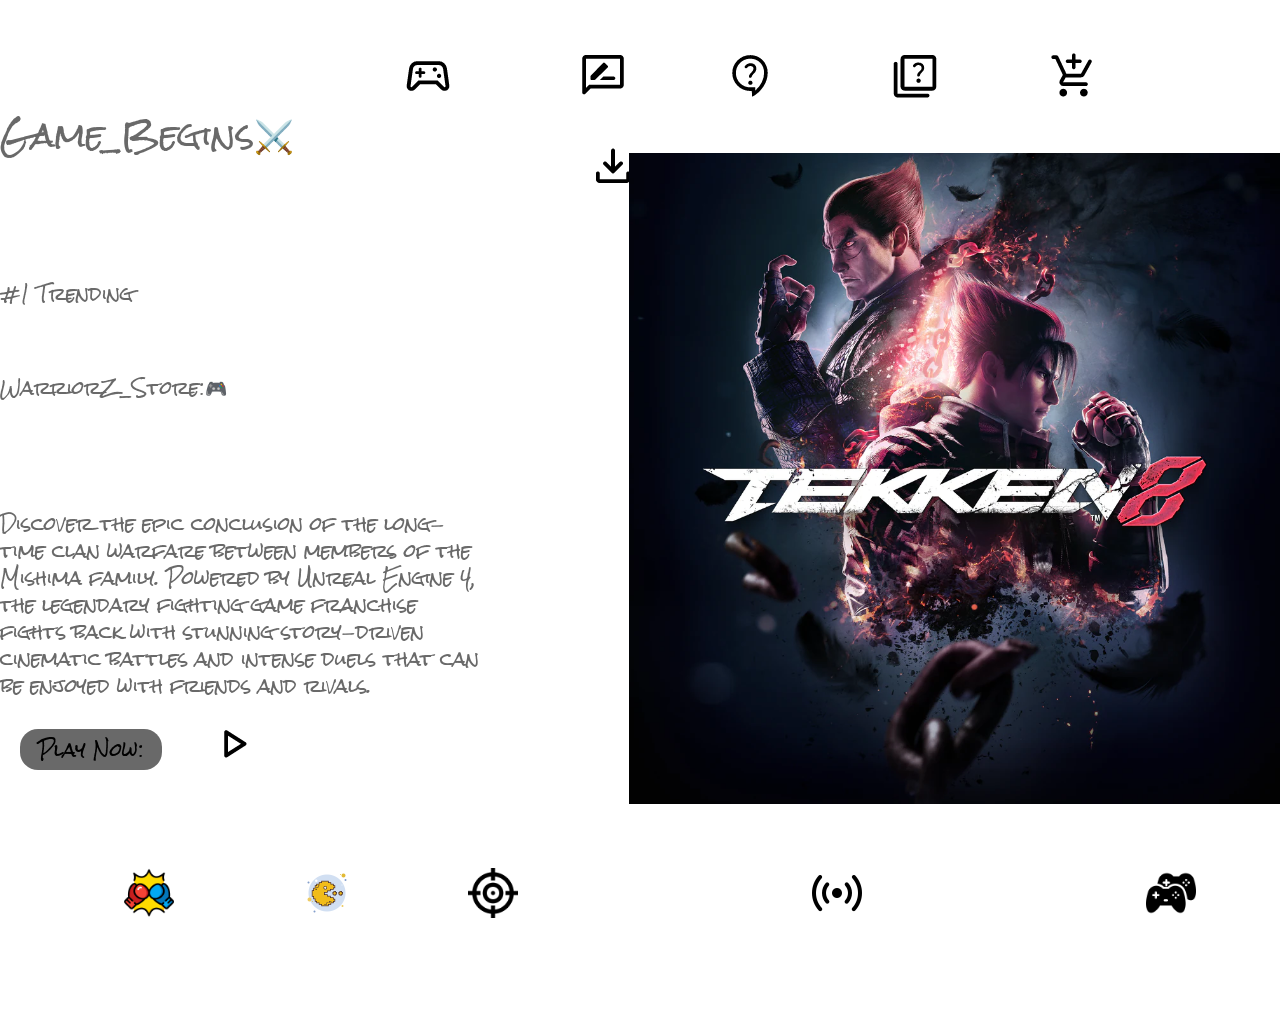
<file: index.html>
<!DOCTYPE html>
<html lang="en">

<head>
    <meta charset="UTF-8">
    <title>WarriorZ_Store:🎮</title>
    <link rel="stylesheet" href="styles_copy.css">
    <link rel="icon" href="Icons\favicon_io\android-chrome-512x512.png">
    <link rel="preconnect" href="https://fonts.googleapis.com">
    <link rel="preconnect" href="https://fonts.gstatic.com" crossorigin>
    <link
        href="https://fonts.googleapis.com/css2?family=Roboto:ital,wght@0,100;0,300;0,400;0,500;0,700;0,900;1,100;1,300;1,400;1,500;1,700;1,900&family=Rock+Salt&display=swap"
        rel="stylesheet">
    <link rel="stylesheet" href="https://cdnjs.cloudflare.com/ajax/libs/font-awesome/6.3.0/css/all.min.css"
        integrity="sha512-SzlrxWUlpfuzQ+pcUCosxcglQRNAq/DZjVsC0lE40xsADsfeQoEypE+enwcOiGjk/bSuGGKHEyjSoQ1zVisanQ=="
        crossorigin="anonymous" referrerpolicy="no-referrer" />
</head>

<body>
    <section class="sample">
        <div class="resolution">
            <header>
                <div class="logo">
                    <h3><a href="https://store.steampowered.com/">Game_Begins⚔️</a></h3>
                </div>
                <nav>
                    <ul>
                        <li class="store">
                            <table>
                                <tr>
                                    <td>Games:</td>
                                    <td><a
                                            href="https://store.steampowered.com/search/?sort_by=Reviews_DESC&category1=998&deck_compatibility=3%2C2&os=win&supportedlang=english&filter=topsellers&ndl=1"><img
                                                src="Icons\sports_esports_FILL0_wght500_GRAD200_opsz48.png"></a>
                                    </td>
                                </tr>
                            </table>
                        </li>
                        <li>
                            <table>
                                <tr>
                                    <td>Reviews:</td>
                                    <td><a href="https://www.metacritic.com/game/pc/tekken-7/user-reviews"><img
                                                src="Icons\rate_review_FILL0_wght500_GRAD200_opsz48.png"></a>
                                    </td>
                                </tr>
                            </table>
                        </li>
                        <li>
                            <table>
                                <tr>
                                    <td>Help:</td>
                                    <td><a href="https://help.steampowered.com/en/"><img
                                                src="Icons\contact_support_FILL0_wght500_GRAD200_opsz48.png"></a>
                                    </td>
                                </tr>
                            </table>
                        </li>
                        <li>
                            <table>
                                <tr>
                                    <td>FAQs:</td>
                                    <td><a href="https://www.metacritic.com/faq"><img
                                                src="Icons\quiz_FILL0_wght500_GRAD200_opsz48.png"></a>
                                    </td>
                                </tr>
                            </table>
                        </li>
                        <li>
                            <table>
                                <tr>
                                    <td>Cart:</td>
                                    <td><a href="https://store.steampowered.com/cart/"><img
                                                src="Icons\add_shopping_cart_FILL0_wght500_GRAD200_opsz48.png"></a>
                                    </td>
                                </tr>
                            </table>
                        </li>
                        <li class="downloads">
                            <table>
                                <tr>
                                    <td>Downloads:</td>
                                    <td><a
                                            href="https://store.steampowered.com/login/?purchasetype=self&checkout=1&redir=checkout%2F%3Fpurchasetype%3Dself%26cart%3D5077284209789451431%26snr%3D1_8_4__503&redir_ssl=1&snr=1_8_4__503"><img
                                                src="Icons\download_FILL0_wght500_GRAD200_opsz48.png"></a>
                                    </td>
                                </tr>
                            </table>
                        </li>
                    </ul>
                </nav>
            </header>
            <div class="content">
                <div class="text">
                    <h3>#1 Trending</h3>
                    <h2>WarriorZ_Store:🎮</h2>
                    <h1>TEKKEN</h1>
                    <p>Discover the epic conclusion of the long-time clan warfare between members of the Mishima family.
                        Powered by Unreal Engine 4, the legendary fighting game franchise fights back with stunning
                        story-driven cinematic battles and intense duels that can be enjoyed with friends and rivals.
                    </p>
                    <table>
                        <tr>
                            <td><a href="#" class="battle">Play Now:</a></td>
                            <td><a href="https://www.metacritic.com/game/pc/tekken-7/trailers" class="play">
                                    <table>
                                        <tr>
                                            <td><img
                                                    src="Icons\play_arrow_FILL0_wght500_GRAD200_opsz48.png">
                                            </td>
                                            <td>Watch Trailer:</td>
                                        </tr>
                                    </table>
                                </a></td>
                        </tr>
                    </table>
                </div>
                <div class="social">
                    <table>
                        <tr>
                            <td><a href="https://store.steampowered.com/tags/en/Fighting/">
                                    <table>
                                        <tr>
                                            <td>Fighting:</td>
                                            <td><img src="Icons\boxing-gloves.png"
                                                    width="50" height="50"></td>
                                        </tr>
                                    </table>
                                </a></td>
                            <td><a href="https://store.steampowered.com/tags/en/Arcade/">
                                    <table>
                                        <tr>
                                            <td>Arcade:</td>
                                            <td><img src="Icons\arcade.png"
                                                    width="50" height="50"></td>
                                        </tr>
                                    </table>
                                </a></td>
                            <td><a href="https://store.steampowered.com/tags/en/Action/">
                                    <table>
                                        <tr>
                                            <td>Action:</td>
                                            <td><img src="Icons\shooting.png"
                                                    width="50" height="50"></td>
                                        </tr>
                                    </table>
                                </a></td>
                            <td><a href="https://store.steampowered.com/tags/en/Competitive/">
                                    <table>
                                        <tr>
                                            <td>Online_Multiplayer:</td>
                                            <td><img src="Icons\online.png"
                                                    width="50" height="50"></td>
                                        </tr>
                                    </table>
                                </a></td>
                            <td><a href="https://store.steampowered.com/tags/en/Local%20Multiplayer/">
                                    <table>
                                        <tr>
                                            <td>Local_Multiplayer:</td>
                                            <td><img src="Icons\multiplayer.png"
                                                    width="50" height="50"></td>
                                        </tr>
                                    </table>
                                </a></td>
                            <td><a href="https://store.steampowered.com/tags/en/Great%20Soundtrack/">
                                    <table>
                                        <tr>
                                            <td>Great_Soundtrack:</td>
                                            <td><img src="Icons\musical-note.png"
                                                    width="50" height="50"></td>
                                        </tr>
                                    </table>
                                </a></td>
                        </tr>
                    </table>
                </div>
                <div class="image">
                    <a href="https://store.steampowered.com/app/1778820/TEKKEN_8/"><img
                            src="Images\tekken.webp"></a>
                </div>
            </div>
        </div>
    </section>
</body>

</html>
</file>
<file: styles_copy.css>
* {
    padding: 0;
    margin: 0;
    box-sizing: border-box;
    font-family: 'Rock Salt', cursive;
}

body {
    overflow-x: hidden;
}

.resolution {
    width: 100%;
    max-width: 2500px;
    margin: 0 auto;
}

.sample {
    height: 100%;
    width: 100%;
    min-height: 100vh;
    background-size: cover;
    background-image: url("https://images-wixmp-ed30a86b8c4ca887773594c2.wixmp.com/f/ab13037c-c783-46fd-b910-2c40a9ae8438/d2722n4-b4d928a9-d451-44c5-85b4-0379a3c160f0.jpg/v1/fill/w_1024,h_576,q_75,strp/tekken_6_wallpaper_jin__red_by_nin_er_d2722n4-fullview.jpg?token=eyJ0eXAiOiJKV1QiLCJhbGciOiJIUzI1NiJ9.[base64].IeN7mnIuAua2AoAUiCRwfBsl5Eg0fD7BeQKkkO6Ag9c");
    background-repeat: no-repeat;
    position: relative;
}

.sample header .logo h3 a {
    display: block;
    font-size: 32px;
    font-weight: 500;
    text-decoration: none;
    color: #696969;
}

.sample header {
    display: flex;
    align-items: center;
    justify-content: space-between;
    padding: 50px 0 33px;
}

nav ul li {
    list-style: none;
    display: inline-block;
}

nav ul li table {
    text-decoration: none;
    color: white;
    margin-left: 32px;
    font-size: 18px;
    font-weight: 500;
    border-bottom: 3px solid transparent;
    transition: .5s;
}

nav ul li:not(:last-child) table:hover,
nav ul li:not(:last-child) table:focus {
    border-bottom: 3px solid white;
}

nav ul li.store table {
    border-bottom: 3px solid white;
}

nav ul li.downloads table {
    background: transparent;
    color: white;
    padding: 7px 22px;
    border-radius: 31px;
    line-height: 1.5;
    font-size: 18px;
    font-weight: 500;
    margin-left: 150px;
}

nav ul li.downloads:hover table {
    border: 3px solid #696969;
    color: #000000;
    background: #696969;
    transition: .5s;
}

.content {
    padding-top: 18px;
}

.content .text {
    position: relative;
    z-index: 2;
    margin-bottom: 50px;
}

.content .text h3 {
    font-size: 18px;
    font-weight: 500;
    color: #696969;
    margin-bottom: 50px;
}

.content .text h1 {
    font-size: 33px;
    line-height: 1.5;
    color: white;
    margin: 0px 0px 50px;
    font-family: 'Permanent Marker', cursive;
}

.content .text h2 {
    font-size: 18px;
    font-weight: 500;
    color: #696969;
}

.content .text p {
    max-width: 100%;
    width: 480px;
    color: #696969;
    line-height: 1.5;
    font-size: 18px;
}

.content .text table {
    display: inline-block;
    text-decoration: none;
    color: white;
    background: transparent;
    padding: 7px 18px;
    line-height: 1.5;
    border-radius: 18px;
    font-size: 18px;
    font-weight: 500;
}

.content .text table a.battle {
    display: inline-block;
    text-decoration: none;
    color: #000000;
    background: #696969;
    padding: 7px 18px;
    line-height: 1.5;
    border-radius: 18px;
    font-size: 18px;
    font-weight: 500;
}

.content .text table a.battle:hover {
    transform: scale(1.2);
    border: 3px solid #696969;
    background: #696969;
    color: #000000;
    transition: .5s;
}

.content .text table a.play table {
    border: 3px solid white;
    color: white;
    background: transparent;
    margin-left: 22px;
}

.content .text table a.play table img {
    margin-right: 12px;
}

.content .text table a.play table:hover {
    color: #000000;
    background: #696969;
    border: 3px solid #696969;
    transition: .5s;
}

.content .social {
    position: relative;
    z-index: 2;
    margin-top: 50px;
    padding-bottom: 50px;
}

.content .social table {
    display: inline-block;
    color: white;
    margin-right: 18px;
    font-size: 22px;
}

.content .social table a table:hover {
    transform: scale(1.2);
    transition: .5s;
    color: #000000;
    background: #696969;
    border: 3px solid #696969;
    border-radius: 18px;
}

.content .image {
    position: absolute;
    width: 100%;
    height: 85%;
    bottom: 0;
    right: 0;
    text-align: right;
}

.content .image img {
    height: 75%;
}

/* Media queries for responsiveness */

@media screen and (max-width: 1024px) {
    .sample header .logo h3 a {
        font-size: 24px;
    }
  
    nav ul li table {
        margin-left: 16px;
        font-size: 16px;
    }

    nav ul li.downloads {
        margin-left: 100px;
    }

    nav ul li.downloads table {
        font-size: 16px;
        padding: 5px 14px;
        margin-left: 70px;
    }

    .content .text h3 {
        font-size: 16px;
    }

    .content .text h1 {
        font-size: 28px;
    }

    .content .text h2 {
        font-size: 16px;
    }

    .content .text p {
        width: 100%;
        font-size: 16px;
    }

    .content .text table {
        padding: 5px 12px;
        font-size: 16px;
    }

    .content .text table a.battle,
    .content .text table a.play table {
        font-size: 16px;
    }

    .content .social table {
        font-size: 18px;
    }
}

@media screen and (max-width: 768px) {
    .sample header {
        flex-direction: column;
        align-items: flex-start;
        padding: 20px 0 15px;
    }

    .sample header .logo h3 a {
        font-size: 20px;
        margin-bottom: 10px;
    }

    nav ul li table {
        margin-left: 10px;
        font-size: 14px;
    }

    nav ul li.downloads table {
        padding: 5px 12px;
        font-size: 14px;
        margin-left: 0;
        margin-top: 10px;
    }

    .content .text h3 {
        font-size: 14px;
    }

    .content .text h1 {
        font-size: 24px;
    }

    .content .text h2 {
        font-size: 14px;
    }

    .content .text p {
        width: 100%;
        font-size: 14px;
    }

    .content .text table {
        padding: 5px 10px;
        font-size: 14px;
    }

    .content .text table a.battle,
    .content .text table a.play table {
        font-size: 14px;
    }

    .content .social table {
        font-size: 16px;
    }

    .content .social table a table {
        font-size: 20px;
    }
}

@media screen and (max-width: 480px) {
    .sample header {
        padding: 15px 0 10px;
    }

    .sample header .logo h3 a {
        font-size: 16px;
        margin-bottom: 5px;
    }

    nav ul li table {
        margin-left: 6px;
        font-size: 12px;
    }

    nav ul li.downloads table {
        padding: 3px 8px;
        font-size: 12px;
        margin-left: 0;
        margin-top: 6px;
    }

    .content .text h3 {
        font-size: 12px;
    }

    .content .text h1 {
        font-size: 20px;
    }

    .content .text h2 {
        font-size: 12px;
    }

    .content .text p {
        width: 100%;
        font-size: 12px;
    }

    .content .text table {
        padding: 3px 6px;
        font-size: 12px;
    }

    .content .text table a.battle,
    .content .text table a.play table {
        font-size: 12px;
    }

    .content .social table {
        font-size: 14px;
    }

    .content .social table a table {
        font-size: 16px;
    }
}
</file>
